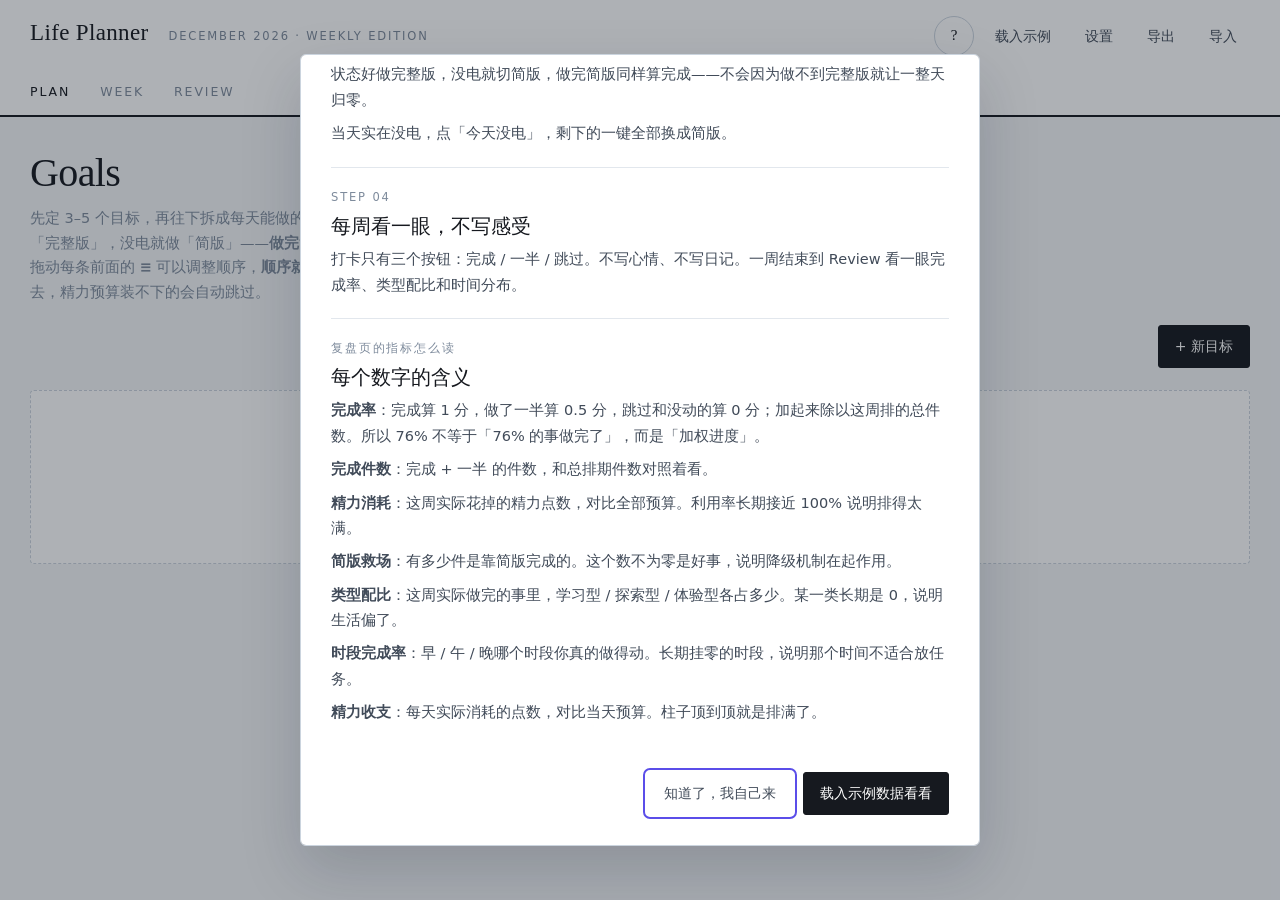
<file: index.html>
<!DOCTYPE html>
<html lang="zh-CN">
<head>
<meta charset="utf-8">
<meta name="viewport" content="width=device-width, initial-scale=1, viewport-fit=cover">
<meta name="theme-color" content="#F4F6F8">
<meta name="color-scheme" content="light">
<meta name="description" content="Life Planner — 给低精力人群的生活规划台：定目标、拆到每天、简单打卡、每周复盘。">
<meta name="apple-mobile-web-app-capable" content="yes">
<meta name="apple-mobile-web-app-status-bar-style" content="default">
<meta name="apple-mobile-web-app-title" content="Life Planner">
<title>Life Planner</title>
<link rel="icon" href="icon.svg" type="image/svg+xml">
<link rel="apple-touch-icon" href="icon.svg">
<link rel="manifest" href="manifest.webmanifest">
<link rel="stylesheet" href="styles.css">
</head>
<body>

<a class="skip" href="#main">跳到主要内容</a>

<header class="masthead">
  <div class="masthead-top">
    <h1 class="mast-name">Life Planner</h1>
    <div class="mast-meta" id="mastMeta">Weekly Edition</div>
    <div class="mast-tools">
      <button class="btn circle" id="btnHelp" aria-label="使用说明">?</button>
      <button class="btn ghost sm" id="btnSeed">载入示例</button>
      <button class="btn ghost sm" id="btnSettings">设置</button>
      <button class="btn ghost sm" id="btnExport">导出</button>
      <button class="btn ghost sm" id="btnImport">导入</button>
      <input type="file" id="fileImport" accept=".json,application/json" hidden aria-hidden="true" tabindex="-1">
    </div>
  </div>
  <nav class="mast-nav" id="tabs" aria-label="主导航">
    <button class="tab is-active" data-tab="plan">Plan</button>
    <button class="tab" data-tab="week">Week</button>
    <button class="tab" data-tab="review">Review</button>
  </nav>
</header>

<main id="main">

  <!-- Plan -->
  <section id="view-plan" class="view is-active" aria-label="目标与任务">
    <div class="page-head">
      <h2 class="page-title">Goals</h2>
      <p class="page-sub">
        先定 3–5 个目标，再往下拆成每天能做的动作。每个动作都配两套参数：状态好做「完整版」，没电就做「简版」——<strong>做完简版也算完成</strong>。<br>
        拖动每条前面的 <strong>≡</strong> 可以调整顺序，<strong>顺序就是优先级</strong>：生成排期时越靠前的越先被排进去，精力预算装不下的会自动跳过。
      </p>
      <div class="row">
        <div class="spacer"></div>
        <button class="btn primary" id="btnAddGoal">+ 新目标</button>
      </div>
    </div>
    <div id="goalList"></div>
    <div id="planEmpty" class="empty">
      <b>还没有目标</b>
      点上面的「+ 新目标」开始，或者先点「载入示例」看看完整效果。<br>
      不清楚每个字段是什么意思？点右上角的 <strong>?</strong> 看使用说明。
    </div>
  </section>

  <!-- Week -->
  <section id="view-week" class="view" aria-label="本周排期">
    <div class="page-head" id="weekPageHead"></div>
    <div class="day-picker" id="dayPicker" role="group" aria-label="选择要看的日期"></div>
    <div id="weekGrid" class="week-grid" role="group" aria-label="这一周的排期表"></div>
  </section>

  <!-- Review -->
  <section id="view-review" class="view" aria-label="周复盘">
    <div class="page-head" id="reviewPageHead"></div>
    <div id="reviewBody" aria-live="polite"></div>
  </section>

</main>

<!-- 新手指引 -->
<dialog id="dlgGuide" aria-labelledby="guideTitle">
  <h2 id="guideTitle">How it works</h2>
  <div class="dlg-cn">看完这几段，后面照着做就行</div>

  <div class="guide-step">
    <div class="n">Step 01</div>
    <h3>先定目标，再拆成任务</h3>
    <p>目标是你想做成的事（学韩语、读完一本书）。任务是能从目标往下拆的、可以重复做的动作（每天背 20 个单词）。</p>
    <p>排期不用你手动摆：给任务设好重复规则，回「本周」点一次「生成本周排期」，系统会按规则把这一周铺满。</p>
    <p><strong>顺序就是优先级。</strong>在 Plan 里拖动每条前面的 ≡ 调整顺序，越靠前的越先被排进日程；当天的精力预算装不下的那些会自动跳过，不会硬塞。</p>
  </div>

  <div class="guide-step">
    <div class="n">Step 02</div>
    <h3>按精力算，不按时间算</h3>
    <p>低电量的人缺的不是时间，是电。所以每件事除了时长，还要标「耗几点精力」；早/午/晚各有预算，默认是 3 / 3 / 2。</p>
    <p>某天消耗超过预算，那一格会变红。这不是限制，是提醒你今天别再往里塞了。</p>
  </div>

  <div class="guide-step">
    <div class="n">Step 03</div>
    <h3>每件事都写两套：完整版和简版</h3>
    <p>状态好做完整版，没电就切简版，做完简版同样算完成——不会因为做不到完整版就让一整天归零。</p>
    <p>当天实在没电，点「今天没电」，剩下的一键全部换成简版。</p>
  </div>

  <div class="guide-step">
    <div class="n">Step 04</div>
    <h3>每周看一眼，不写感受</h3>
    <p>打卡只有三个按钮：完成 / 一半 / 跳过。不写心情、不写日记。一周结束到 Review 看一眼完成率、类型配比和时间分布。</p>
  </div>

  <div class="guide-step">
    <div class="n">复盘页的指标怎么读</div>
    <h3>每个数字的含义</h3>
    <p><strong>完成率</strong>：完成算 1 分，做了一半算 0.5 分，跳过和没动的算 0 分；加起来除以这周排的总件数。所以 76% 不等于「76% 的事做完了」，而是「加权进度」。</p>
    <p><strong>完成件数</strong>：完成 + 一半 的件数，和总排期件数对照着看。</p>
    <p><strong>精力消耗</strong>：这周实际花掉的精力点数，对比全部预算。利用率长期接近 100% 说明排得太满。</p>
    <p><strong>简版救场</strong>：有多少件是靠简版完成的。这个数不为零是好事，说明降级机制在起作用。</p>
    <p><strong>类型配比</strong>：这周实际做完的事里，学习型 / 探索型 / 体验型各占多少。某一类长期是 0，说明生活偏了。</p>
    <p><strong>时段完成率</strong>：早 / 午 / 晚哪个时段你真的做得动。长期挂零的时段，说明那个时间不适合放任务。</p>
    <p><strong>精力收支</strong>：每天实际消耗的点数，对比当天预算。柱子顶到顶就是排满了。</p>
  </div>

  <div class="dlg-actions">
    <button class="btn ghost" data-close>知道了，我自己来</button>
    <button class="btn primary" id="guideSeed">载入示例数据看看</button>
  </div>
</dialog>

<!-- 目标 -->
<dialog id="dlgGoal" aria-labelledby="dlgGoalTitle">
  <h2 id="dlgGoalTitle">New Goal</h2>
  <div class="dlg-cn">目标是你想做成的事，数量控制在 3–5 个最稳</div>
  <div class="field">
    <label for="goalTitle">目标名称</label>
    <input id="goalTitle" name="goalTitle" autocomplete="off" placeholder="例如：学韩语、读完一本书…">
  </div>
  <div class="field">
    <label for="goalType">类型</label>
    <select id="goalType" name="goalType"></select>
  </div>
  <div class="field">
    <label for="goalHorizon">预期周期（可留空）</label>
    <input id="goalHorizon" name="goalHorizon" autocomplete="off" placeholder="例如：8 周、长期…">
  </div>
  <div class="dlg-actions">
    <button class="btn ghost" data-close>取消</button>
    <button class="btn primary" id="goalSave">保存</button>
  </div>
</dialog>

<!-- 任务 -->
<dialog id="dlgTask" aria-labelledby="dlgTaskTitle">
  <h2 id="dlgTaskTitle">New Task</h2>
  <div class="dlg-cn" id="taskDlgCn">从目标往下拆一个能重复做的动作</div>
  <div class="field">
    <label for="taskTitle">任务名称</label>
    <input id="taskTitle" name="taskTitle" autocomplete="off" placeholder="例如：背 20 个单词…">
  </div>
  <div class="grid2">
    <div class="field">
      <label for="taskFullMin">完整版 · 时长（分钟）</label>
      <input id="taskFullMin" name="taskFullMin" type="number" inputmode="numeric" min="1" max="600" value="30">
    </div>
    <div class="field">
      <label for="taskFullEnergy">完整版 · 耗几点精力（1–5）</label>
      <input id="taskFullEnergy" name="taskFullEnergy" type="number" inputmode="numeric" min="1" max="5" value="3">
    </div>
    <div class="field">
      <label for="taskMiniMin">简版 · 时长（分钟）</label>
      <input id="taskMiniMin" name="taskMiniMin" type="number" inputmode="numeric" min="1" max="600" value="8">
    </div>
    <div class="field">
      <label for="taskMiniEnergy">简版 · 耗几点精力（1–5）</label>
      <input id="taskMiniEnergy" name="taskMiniEnergy" type="number" inputmode="numeric" min="1" max="5" value="1">
    </div>
  </div>
  <div class="field">
    <label for="taskRepeat">重复</label>
    <select id="taskRepeat" name="taskRepeat">
      <option value="daily">每天</option>
      <option value="weekdays">工作日（周一至周五）</option>
      <option value="custom">自定义</option>
    </select>
  </div>
  <div class="field" id="taskDaysWrap" hidden>
    <span class="field-label" id="taskDaysLabel">选哪几天</span>
    <div class="days" id="taskDays" role="group" aria-labelledby="taskDaysLabel"></div>
  </div>
  <div class="field">
    <label for="taskSlot">偏好时段</label>
    <select id="taskSlot" name="taskSlot">
      <option value="any">不限（自动找当天最空的时段）</option>
      <option value="morning">早</option>
      <option value="afternoon">午</option>
      <option value="evening">晚</option>
    </select>
  </div>
  <div class="dlg-actions">
    <button class="btn ghost" data-close>取消</button>
    <button class="btn primary" id="taskSave">保存</button>
  </div>
</dialog>

<!-- 添加到某个时段 -->
<dialog id="dlgPick" aria-labelledby="dlgPickTitle">
  <h2 id="dlgPickTitle">Add Task</h2>
  <div class="dlg-cn">选一个任务放进这个时段</div>
  <div id="pickList" class="pick-list"></div>
  <div class="dlg-actions">
    <button class="btn ghost" data-close>关闭</button>
  </div>
</dialog>

<!-- 移动任务 -->
<dialog id="dlgMove" aria-labelledby="dlgMoveTitle">
  <h2 id="dlgMoveTitle">Move</h2>
  <div class="dlg-cn" id="moveTaskName">把这件事挪到别的日子或时段</div>
  <div class="field">
    <label for="moveDate">日期</label>
    <input id="moveDate" name="moveDate" type="date">
  </div>
  <div class="field">
    <span class="field-label">时段</span>
    <div class="seg" id="moveSlot" role="group" aria-label="选择时段">
      <button type="button" data-slot="morning">早</button>
      <button type="button" data-slot="afternoon">午</button>
      <button type="button" data-slot="evening">晚</button>
    </div>
  </div>
  <div class="dlg-actions">
    <button class="btn ghost" data-close>取消</button>
    <button class="btn primary" id="moveSave">移动</button>
  </div>
</dialog>

<!-- 设置 -->
<dialog id="dlgSettings" aria-labelledby="dlgSettingsTitle">
  <h2 id="dlgSettingsTitle">Settings</h2>
  <div class="dlg-cn">精力和类型是这套系统唯一的两个旋钮</div>
  <div class="field">
    <span class="field-label" id="budgetLabel">每时段精力预算（低精力人群建议调小一点）</span>
    <div class="grid3" role="group" aria-labelledby="budgetLabel">
      <input id="budMorning" name="budMorning" type="number" inputmode="numeric" min="1" max="30" aria-label="早间精力预算">
      <input id="budAfternoon" name="budAfternoon" type="number" inputmode="numeric" min="1" max="30" aria-label="午间精力预算">
      <input id="budEvening" name="budEvening" type="number" inputmode="numeric" min="1" max="30" aria-label="晚间精力预算">
    </div>
    <div class="grid3 budget-hint" aria-hidden="true">
      <span>早</span><span>午</span><span>晚</span>
    </div>
  </div>
  <div class="field">
    <span class="field-label" id="typeLabel">任务类型（可自定义，默认：学习型 / 探索型 / 体验型）</span>
    <div id="typeList" class="type-list" role="group" aria-labelledby="typeLabel"></div>
    <div class="add-type">
      <input id="newTypeName" name="newTypeName" autocomplete="off" placeholder="新类型名称，例如：身体、社交…" aria-label="新类型名称">
      <input id="newTypeColor" name="newTypeColor" type="color" value="#a78bfa" aria-label="新类型颜色">
      <button class="btn ghost sm" id="btnAddType">添加</button>
    </div>
  </div>
  <div class="dlg-actions">
    <button class="btn ghost" data-close>取消</button>
    <button class="btn primary" id="settingsSave">保存</button>
  </div>
</dialog>

<script src="app.js"></script>
</body>
</html>
</file>
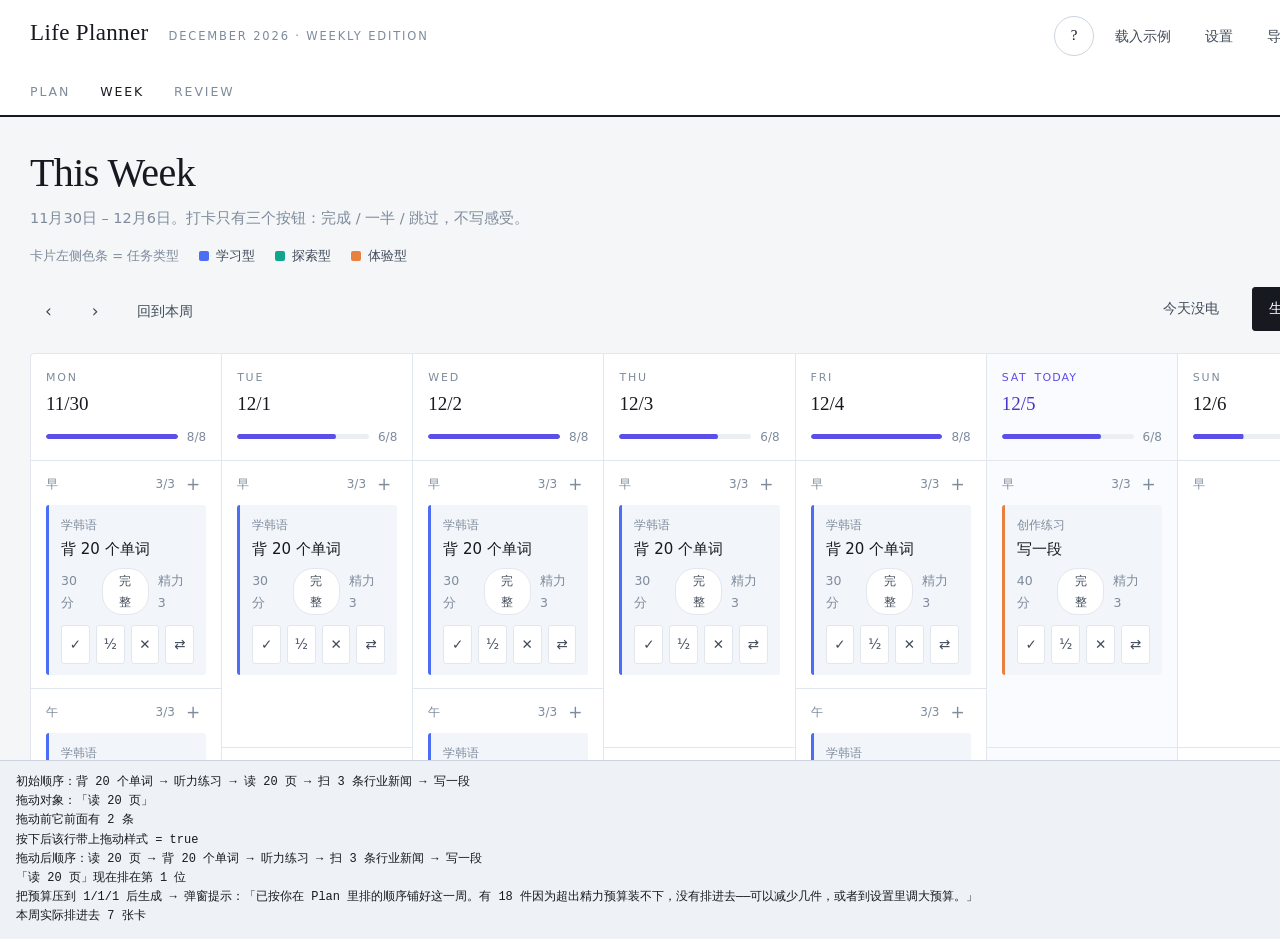
<file: dev/drag-test.html>
<!doctype html>
<html lang="zh-CN"><head><meta charset="utf-8"><title>drag-test</title>
<style>body{margin:0;font:12px/1.6 ui-monospace,Consolas,monospace;background:#fff;color:#16191F}
#f{width:1400px;height:760px;border:0;display:block}
#out{padding:12px 16px;white-space:pre-wrap;background:#EEF2F6;border-top:1px solid #CBD4DE;margin:0}
</style></head>
<body>
<iframe id="f" src="../index.html?reset=1&seed=1&tab=plan"></iframe>
<pre id="out">running…</pre>
<script>
var lines = [];
function say(s) { lines.push(s); document.getElementById('out').textContent = lines.join('\n'); }
function sleep(ms) { return new Promise(function (r) { setTimeout(r, ms); }); }
var f = document.getElementById('f');

function fire(target, type, y, w, x) {
  var e = new (w.PointerEvent)(type, {
    bubbles: true, cancelable: true, clientX: (x === undefined ? 20 : x), clientY: y,
    pointerId: 1, pointerType: 'mouse'
  });
  target.dispatchEvent(e);
}

function order(d) {
  return [].map.call(d.querySelectorAll('#goalList .trow'), function (r) {
    return r.querySelector('.tname').textContent;
  });
}

(async function () {
  try {
    await new Promise(function (r) { f.onload = r; });
    var d = f.contentDocument, w = f.contentWindow;
    var lastAlert = '';
    w.alert = function (m) { lastAlert = m; };
    w.confirm = function () { return true; };

    var g = d.getElementById('dlgGuide');
    if (g && g.open) g.querySelector('[data-close]').click();
    await sleep(60);

    say('初始顺序：' + order(d).join(' → '));

    // --- 拖动：把第 3 条拖到第 1 条前面 ---
    var rows = [].slice.call(d.querySelectorAll('#goalList .trow'));
    var src = rows[2];
    var dst = rows[0];
    var handle = src.querySelector('[data-drag]');
    var y0 = src.getBoundingClientRect().top + 12;
    var yTarget = dst.getBoundingClientRect().top + 2;
    say('拖动对象：「' + src.querySelector('.tname').textContent + '」');
    say('拖动前它前面有 ' + rows.indexOf(src) + ' 条');

    var xTarget = dst.getBoundingClientRect().left + 80;
    fire(handle, 'pointerdown', y0, w, xTarget);
    await sleep(30);
    say('按下后该行带上拖动样式 = ' + src.classList.contains('is-dragging'));
    fire(handle, 'pointermove', yTarget, w, xTarget);
    await sleep(40);
    fire(handle, 'pointermove', yTarget, w, xTarget);
    await sleep(40);
    fire(handle, 'pointerup', yTarget, w, xTarget);
    await sleep(120);

    var after = order(d);
    var movedName = src.querySelector('.tname').textContent;
    say('拖动后顺序：' + after.join(' → '));
    say('「' + movedName + '」现在排在第 ' + (after.indexOf(movedName) + 1) + ' 位');

    // --- 填满就停：把预算压到 1/1/1 再生成 ---
    d.getElementById('btnSettings').click();
    await sleep(60);
    d.getElementById('budMorning').value = 1;
    d.getElementById('budAfternoon').value = 1;
    d.getElementById('budEvening').value = 1;
    d.getElementById('settingsSave').click();
    await sleep(60);

    d.querySelector('.tab[data-tab="week"]').click();
    await sleep(100);
    d.getElementById('btnGenerate').click();
    await sleep(140);
    say('把预算压到 1/1/1 后生成 → 弹窗提示：「' + lastAlert + '」');
    say('本周实际排进去 ' + d.querySelectorAll('#weekGrid .task').length + ' 张卡');

    // --- 恢复预算再生成，验证全部装得下 ---
    d.querySelector('.tab[data-tab="plan"]').click();
    await sleep(60);
    d.getElementById('btnSettings').click();
    await sleep(60);
    d.getElementById('budMorning').value = 3;
    d.getElementById('budAfternoon').value = 3;
    d.getElementById('budEvening').value = 2;
    d.getElementById('settingsSave').click();
    await sleep(60);
    d.querySelector('.tab[data-tab="week"]').click();
    await sleep(100);
    d.getElementById('btnGenerate').click();
    await sleep(140);
    say('恢复预算 3/3/2 后生成 → 弹窗提示：「' + lastAlert + '」');
    say('本周排入 ' + d.querySelectorAll('#weekGrid .task').length + ' 张卡');
  } catch (e) {
    say('!! 出错：' + e.message);
  }
})();
</script>
</body></html>
</file>
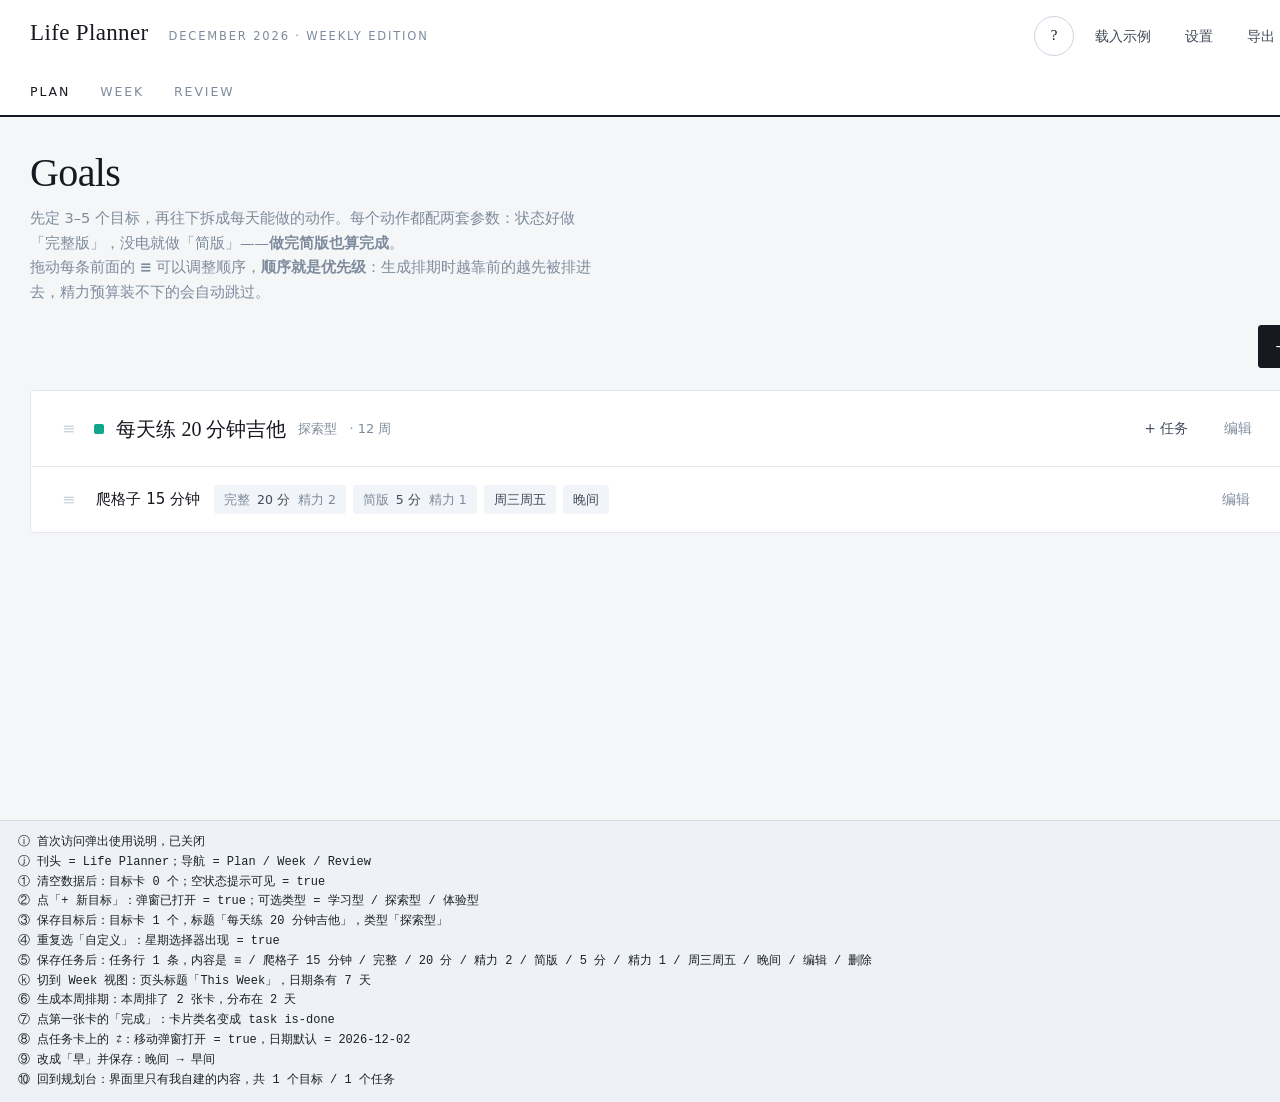
<file: dev/driver.html>
<!doctype html>
<html lang="zh-CN"><head><meta charset="utf-8"><title>driver</title>
<style>
body { margin: 0; font: 12px/1.65 ui-monospace, Consolas, monospace; background: #fff; color: #1A2029; }
#f { width: 1380px; height: 820px; border: 0; display: block; }
#out { padding: 12px 18px; white-space: pre-wrap; background: #EEF2F6; border-top: 1px solid #D3DBE4; margin: 0; }
</style></head>
<body>
<iframe id="f" src="../index.html?reset=1"></iframe>
<pre id="out">running…</pre>
<script>
var lines = [];
function say(s) { lines.push(s); document.getElementById('out').textContent = lines.join('\n'); }
function sleep(ms) { return new Promise(function (r) { setTimeout(r, ms); }); }
var f = document.getElementById('f');

(async function () {
  try {
    await new Promise(function (r) { f.onload = r; });
    var d = f.contentDocument, w = f.contentWindow;
    w.alert = function () {}; w.confirm = function () { return true; };

    var guide = d.getElementById('dlgGuide');
    if (guide && guide.open) {
      guide.querySelector('[data-close]').click();
      await sleep(50);
      say('\u24d8 \u9996\u6b21\u8bbf\u95ee\u5f39\u51fa\u4f7f\u7528\u8bf4\u660e\uff0c\u5df2\u5173\u95ed');
    }
    if (d.querySelector('.mast-name')) {
      say('\u24d9 \u520a\u5934 = ' + d.querySelector('.mast-name').textContent +
          '\uff1b\u5bfc\u822a = ' + [].map.call(d.querySelectorAll('.tab'), function (t) { return t.textContent; }).join(' / '));
    }

    say('① 清空数据后：目标卡 ' + d.querySelectorAll('.goal-group').length +
        ' 个；空状态提示可见 = ' + (!d.getElementById('planEmpty').hidden));

    d.getElementById('btnAddGoal').click();
    await sleep(40);
    say('② 点「+ 新目标」：弹窗已打开 = ' + d.getElementById('dlgGoal').open +
        '；可选类型 = ' + [].map.call(d.getElementById('goalType').options, function (o) { return o.textContent; }).join(' / '));

    d.getElementById('goalTitle').value = '每天练 20 分钟吉他';
    d.getElementById('goalHorizon').value = '12 周';
    d.getElementById('goalType').selectedIndex = 1;
    d.getElementById('goalSave').click();
    await sleep(60);

    var g = d.querySelectorAll('.goal-group');
    say('③ 保存目标后：目标卡 ' + g.length + ' 个，标题「' +
        g[0].querySelector('.goal-title').textContent + '」，类型「' +
        g[0].querySelector('.goal-type').textContent + '」');

    g[0].querySelector('[data-task-add]').click();
    await sleep(40);
    d.getElementById('taskTitle').value = '爬格子 15 分钟';
    d.getElementById('taskFullMin').value = 20;
    d.getElementById('taskFullEnergy').value = 2;
    d.getElementById('taskMiniMin').value = 5;
    d.getElementById('taskMiniEnergy').value = 1;

    var rp = d.getElementById('taskRepeat');
    rp.value = 'custom';
    rp.dispatchEvent(new w.Event('change'));
    await sleep(20);
    say('④ 重复选「自定义」：星期选择器出现 = ' + (!d.getElementById('taskDaysWrap').hidden));

    [].slice.call(d.querySelectorAll('#taskDays [data-day]'), 0, 3).forEach(function (b) { b.click(); });
    d.getElementById('taskSlot').value = 'evening';
    d.getElementById('taskSave').click();
    await sleep(60);
    say('⑤ 保存任务后：任务行 ' + d.querySelectorAll('.trow').length + ' 条，内容是 ' +
        d.querySelector('.trow').innerText.replace(/\s*\n\s*/g, ' / '));

    d.querySelector('.tab[data-tab="week"]').click();
    await sleep(120);
    say('\u24da \u5207\u5230 Week \u89c6\u56fe\uff1a\u9875\u5934\u6807\u9898\u300c' +
        (d.querySelector('#weekPageHead .page-title') || {}).textContent + '\u300d\uff0c\u65e5\u671f\u6761\u6709 ' +
        d.querySelectorAll('#dayPicker button').length + ' \u5929');
    d.getElementById('btnGenerate').click();
    await sleep(140);

    var cards = d.querySelectorAll('#weekGrid .task');
    var daysWith = [].filter.call(d.querySelectorAll('#weekGrid .wcol'), function (c) {
      return c.querySelectorAll('.task').length > 0;
    }).length;
    say('⑥ 生成本周排期：本周排了 ' + cards.length + ' 张卡，分布在 ' + daysWith + ' 天');

    d.querySelector('#weekGrid .task .task-btns [data-act="done"]').click();
    await sleep(60);
    say('⑦ 点第一张卡的「完成」：卡片类名变成 ' + d.querySelector('#weekGrid .task').className);

    // 移动功能
    var firstCard = d.querySelector('#weekGrid .task');
    var sid = firstCard.dataset.sid;
    var slotBefore = firstCard.closest('.slot').querySelector('.slot-name').textContent;
    firstCard.querySelector('[data-act="move"]').click();
    await sleep(70);
    say('⑧ 点任务卡上的 ⇄：移动弹窗打开 = ' + d.getElementById('dlgMove').open +
        '，日期默认 = ' + d.getElementById('moveDate').value);
    d.querySelector('#moveSlot [data-slot="morning"]').click();
    d.getElementById('moveSave').click();
    await sleep(150);
    var after = d.querySelector('.task[data-sid="' + sid + '"]');
    say('⑨ 改成「早」并保存：' + slotBefore + '间 → ' +
        (after ? after.closest('.slot').querySelector('.slot-name').textContent + '间' : '卡片不见了'));

    d.querySelector('.tab[data-tab="plan"]').click();
    await sleep(70);
    say('⑩ 回到规划台：界面里只有我自建的内容，共 ' +
        d.querySelectorAll('.goal-group').length + ' 个目标 / ' +
        d.querySelectorAll('.trow').length + ' 个任务');
  } catch (e) {
    say('!! 出错：' + e.message);
  }
})();
</script>
</body></html>
</file>
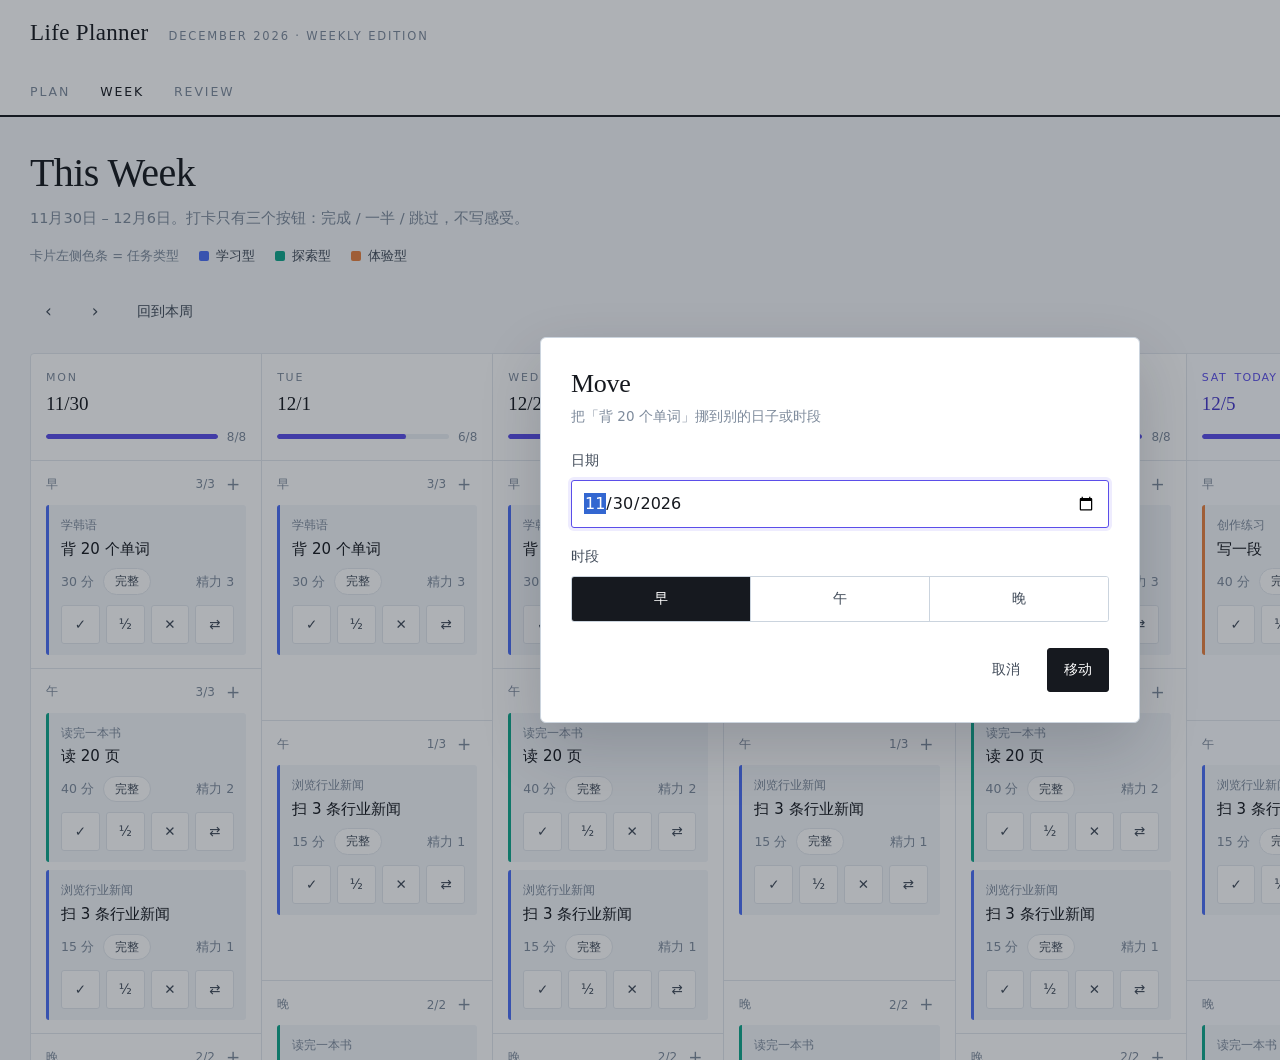
<file: dev/shot-move.html>
<!doctype html>
<html lang="zh-CN"><head><meta charset="utf-8"><title>shot</title>
<style>body{margin:0}#f{width:1680px;height:1060px;border:0;display:block}</style></head>
<body>
<iframe id="f" src="../index.html?reset=1&seed=1&tab=week"></iframe>
<script>
var f = document.getElementById('f');
f.onload = function () {
  setTimeout(function () {
    var d = f.contentDocument;
    var b = d.querySelector('#weekGrid .task [data-act="move"]');
    if (b) b.click();
  }, 300);
};
</script>
</body></html>
</file>
<file: styles.css>
/* 生活规划台 — 样式（杂志版） */

* { box-sizing: border-box; }

:root {
  color-scheme: light;

  --paper: #F4F6F8;
  --card: #FFFFFF;
  --ink: #16191F;
  --ink2: #414B59;
  --mute: #7E8B9C;
  --line: #E2E7ED;
  --line2: #CBD4DE;
  --rule: #16191F;

  --vital: #5B4EE9;
  --vital-soft: #EEECFE;
  --vital-deep: #4638C9;
  --ok: #1C7C52;
  --ok-soft: #E7F4EE;
  --half: #A96F0C;
  --half-soft: #FAF1E1;
  --warn: #C7453F;
  --track: #EBEFF4;

  --serif: Georgia, "Times New Roman", "Songti SC", serif;
  --sans: -apple-system, BlinkMacSystemFont, "Segoe UI", "PingFang SC", "Hiragino Sans GB", "Microsoft YaHei", system-ui, sans-serif;

  --r-canvas: 4px;
  --r-mod: 3px;
  --r-ctl: 3px;
}

html, body { margin: 0; min-height: 100%; }
html { scroll-padding-top: 130px; }

body {
  background: var(--paper);
  color: var(--ink);
  font: 16px/1.7 var(--sans);
  -webkit-font-smoothing: antialiased;
}

button { font: inherit; cursor: pointer; color: inherit; }
input, select {
  font: 16px/1.5 var(--sans); color: var(--ink); background: #fff;
  border: 1px solid var(--line2); border-radius: var(--r-ctl);
  padding: 10px 12px; outline: none; transition: border-color .15s, box-shadow .15s;
}
input:focus-visible, select:focus-visible {
  border-color: var(--vital); box-shadow: 0 0 0 3px var(--vital-soft); outline: none;
}
input[type=color] { padding: 2px; height: 42px; width: 54px; }

.skip {
  position: absolute; left: 16px; top: -70px; z-index: 100;
  background: #fff; color: var(--ink); padding: 10px 18px; font-size: 14px;
  border-radius: var(--r-ctl); border: 1px solid var(--line2);
  box-shadow: 0 6px 18px rgba(20,30,45,.12); transition: top .15s ease;
}
.skip:focus { top: 16px; }

button, a, summary { touch-action: manipulation; -webkit-tap-highlight-color: transparent; }
button:focus-visible, a:focus-visible { outline: 2px solid var(--vital); outline-offset: 2px; }

h1, h2, h3 { text-wrap: balance; }

/* ---------- 刊头 ---------- */
.masthead {
  position: sticky; top: 0; z-index: 30;
  background: rgba(255,255,255,.93);
  backdrop-filter: blur(14px);
  border-bottom: 2px solid var(--rule);
}
.masthead-top {
  display: flex; align-items: baseline; gap: 20px;
  padding: 16px 30px 12px;
  max-width: 1720px; margin: 0 auto;
}
.mast-name {
  margin: 0;
  font: 400 23px/1 var(--serif);
  letter-spacing: .015em;
  white-space: nowrap;
}
.mast-meta {
  font-size: 11.5px; letter-spacing: .16em; text-transform: uppercase;
  color: var(--mute); white-space: nowrap;
}
.mast-tools { margin-left: auto; display: flex; gap: 8px; align-items: center; }

.mast-nav {
  display: flex; gap: 30px; align-items: center;
  padding: 0 30px;
  max-width: 1720px; margin: 0 auto;
}
.tab {
  background: none; border: 0; color: var(--mute);
  font-size: 12.5px; font-weight: 500; letter-spacing: .15em; text-transform: uppercase;
  padding: 13px 0; position: relative; transition: color .15s;
}
.tab:hover { color: var(--ink2); }
.tab.is-active { color: var(--ink); }
.tab.is-active::after {
  content: ""; position: absolute; left: 0; right: 0; bottom: -2px;
  height: 2px; background: var(--ink);
}

/* ---------- 按钮 ---------- */
.btn {
  border: 1px solid var(--line2); background: #fff; color: var(--ink);
  padding: 9px 16px; border-radius: var(--r-ctl); font-size: 14px;
  min-height: 40px; transition: background .15s, border-color .15s;
  white-space: nowrap;
}
.btn:hover { background: #F7F9FB; border-color: #B7C2CE; }
.btn.primary { background: var(--ink); border-color: var(--ink); color: #fff; font-weight: 500; }
.btn.primary:hover { background: #2C333D; border-color: #2C333D; }
.btn.ghost { background: transparent; border-color: transparent; color: var(--ink2); }
.btn.ghost:hover { background: #E9EDF3; color: var(--ink); }
.btn.sm { padding: 7px 12px; font-size: 13.5px; min-height: 36px; }
.btn.icon { padding: 7px 14px; font-size: 17px; line-height: 1.2; }
.btn.circle {
  width: 40px; height: 40px; min-height: 40px; padding: 0;
  border-radius: 50%; font-size: 15px; font-family: var(--serif);
}

/* ---------- 视图 ---------- */
.view {
  display: none;
  padding: 0 max(30px, env(safe-area-inset-right)) calc(110px + env(safe-area-inset-bottom)) max(30px, env(safe-area-inset-left));
  max-width: 1720px; margin: 0 auto;
}
.view.is-active { display: block; }

.page-head { padding: 34px 0 22px; }
.page-title {
  margin: 0;
  font: 400 clamp(30px, 4.4vw, 40px)/1.12 var(--serif);
  letter-spacing: -.015em;
}
.page-sub { font-size: 14.5px; color: var(--mute); margin-top: 10px; max-width: 62ch; }
.page-head .row {
  display: flex; align-items: flex-end; gap: 16px; flex-wrap: wrap; margin-top: 20px;
}
.page-head .row .spacer { flex: 1; }

.eyebrow {
  font-size: 11.5px; letter-spacing: .16em; text-transform: uppercase;
  color: var(--mute);
}

.empty {
  color: var(--ink2); font-size: 15px; line-height: 1.9;
  padding: 40px 28px; text-align: center;
  background: var(--card); border: 1px dashed var(--line2); border-radius: var(--r-canvas);
}
.empty b { display: block; font: 400 19px/1.4 var(--serif); color: var(--ink); margin-bottom: 8px; }

/* ---------- 周导航 ---------- */
.week-nav { display: flex; align-items: center; gap: 10px; }
.week-label { font-size: 15px; color: var(--ink2); min-width: 176px; }

/* ---------- 日期选择条（窄屏） ---------- */
.day-picker { display: none; gap: 8px; overflow-x: auto; padding: 2px 0 14px; scrollbar-width: none; }
.day-picker::-webkit-scrollbar { display: none; }
.day-picker button {
  flex: none; min-width: 62px; padding: 9px 0; background: #fff;
  border: 1px solid var(--line); border-radius: var(--r-ctl);
  text-align: center; font-size: 12px; line-height: 1.45; color: var(--ink2);
}
.day-picker button b { display: block; font-size: 15px; font-weight: 500; color: var(--ink); }
.day-picker button.is-on { background: var(--ink); border-color: var(--ink); color: #fff; }
.day-picker button.is-on b { color: #fff; }
.day-picker button.is-today b { color: var(--vital); }
.day-picker button.is-on.is-today b { color: #fff; }

/* ---------- 周表 ---------- */
.week-grid {
  display: grid; grid-template-columns: repeat(7, minmax(0, 1fr));
  background: var(--card); border: 1px solid var(--line); border-radius: var(--r-canvas);
  overflow: hidden;
}
.wcol { display: flex; flex-direction: column; border-right: 1px solid var(--line); min-height: 300px; }
.wcol:last-child { border-right: 0; }
.wcol.is-today { background: #FAFBFE; }

.wcol-head { padding: 15px 15px 13px; border-bottom: 1px solid var(--line); }
.wcol-head .dow {
  font-size: 11px; letter-spacing: .16em; text-transform: uppercase; color: var(--mute);
}
.wcol-head .dt { font: 400 19px/1.2 var(--serif); margin-top: 5px; }
.wcol.is-today .wcol-head .dow { color: var(--vital); }
.wcol.is-today .wcol-head .dt { color: var(--vital-deep); }
.wcol-head .today-tag {
  font-size: 11px; letter-spacing: .1em; text-transform: uppercase;
  color: var(--vital); margin-left: 7px;
}

.week-legend {
  display: flex; align-items: center; gap: 20px; flex-wrap: wrap;
  font-size: 13px; color: var(--ink2); margin-top: 14px;
}
.week-legend span { display: flex; align-items: center; gap: 7px; white-space: nowrap; }
.week-legend em { width: 10px; height: 10px; border-radius: 2px; display: inline-block; }
.week-legend .cap { color: var(--mute); }

.energy { display: flex; align-items: center; gap: 9px; margin-top: 11px; }
.energy-track { flex: 1; height: 5px; background: var(--track); border-radius: 3px; overflow: hidden; }
.energy-fill {
  display: block; height: 100%; width: 100%; background: var(--vital);
  border-radius: 3px; transform-origin: left center; transition: transform .25s ease;
}
.energy-fill.over { background: var(--warn); }
.energy-num { font-size: 12px; color: var(--mute); font-variant-numeric: tabular-nums; white-space: nowrap; }

.slot { padding: 13px 15px; border-bottom: 1px solid var(--line); flex: 1; }
.slot:last-child { border-bottom: 0; }
.slot-head { display: flex; justify-content: space-between; align-items: center; margin-bottom: 10px; }
.slot-name { font-size: 11.5px; letter-spacing: .13em; text-transform: uppercase; color: var(--mute); }
.slot-head .cnt {
  display: flex; align-items: center; gap: 5px;
  font-size: 12px; color: var(--mute); font-variant-numeric: tabular-nums;
}
.slot-head.over .cnt { color: var(--warn); }
.addbtn {
  background: none; border: 0; color: var(--mute); font-size: 17px;
  padding: 2px 6px; border-radius: var(--r-ctl); line-height: 1;
}
.addbtn:hover { color: var(--vital); background: var(--vital-soft); }
.slot-body { display: flex; flex-direction: column; gap: 8px; }

/* ---------- 任务块 ---------- */
.task {
  position: relative; overflow: hidden;
  background: #F2F5F9; border-radius: var(--r-mod);
  padding: 11px 12px 11px 15px; transition: background .15s;
}
.task::before {
  content: ""; position: absolute; left: 0; top: 0; bottom: 0;
  width: 3px; background: var(--tc, #9AA7B5);
}
.task:hover { background: #E9EEF5; }
.task-goal {
  font-size: 11.5px; color: var(--mute); margin-bottom: 3px;
  overflow: hidden; text-overflow: ellipsis; white-space: nowrap;
}
.task-title {
  font-size: 15px; font-weight: 500; line-height: 1.45;
  padding-right: 18px; overflow-wrap: anywhere;
}
.task-meta {
  display: flex; align-items: center; gap: 9px; margin-top: 8px;
  font-size: 12.5px; color: var(--mute);
}
.task-meta .tm-energy { margin-left: auto; font-variant-numeric: tabular-nums; }
.chip {
  background: #fff; border: 1px solid var(--line); color: var(--ink2);
  border-radius: 20px; padding: 2px 11px; font-size: 12px; line-height: 1.7;
  transition: border-color .15s, color .15s;
}
.chip:hover { border-color: var(--line2); color: var(--ink); }
.task-btns { display: flex; gap: 6px; margin-top: 10px; }
.task-btns button {
  flex: 1; background: #fff; border: 1px solid var(--line); color: var(--ink2);
  border-radius: var(--r-ctl); padding: 7px 0; font-size: 13.5px; min-height: 34px;
  transition: background .12s, border-color .12s;
}
.task-btns button:hover { background: #F7F9FB; border-color: var(--line2); color: var(--ink); }

.task.is-done { background: var(--ok-soft); }
.task.is-done .task-title { color: #14603F; }
.task.is-partial { background: var(--half-soft); }
.task.is-partial .task-title { color: #7D5307; }
.task.is-skip { opacity: .45; }
.task.is-skip .task-title { text-decoration: line-through; }

.task-del {
  position: absolute; top: 5px; right: 6px; opacity: 0;
  background: none; border: 0; color: var(--mute); font-size: 17px;
  padding: 0 6px; border-radius: var(--r-ctl); line-height: 1.25;
  transition: opacity .12s, color .12s;
}
.task:hover .task-del { opacity: 1; }
.task-del:hover { color: var(--warn); background: #0000000d; }

/* ---------- 规划台 ---------- */
.goal-group {
  background: var(--card); border: 1px solid var(--line); border-radius: var(--r-canvas);
  overflow: hidden; margin-bottom: 18px;
}
.goal-head {
  display: flex; align-items: center; gap: 12px; flex-wrap: wrap;
  padding: 18px 24px; border-bottom: 1px solid var(--line);
}
.goal-dot { width: 10px; height: 10px; border-radius: 2px; flex: none; }
.goal-title { font: 400 20px/1.3 var(--serif); }
.goal-type { font-size: 13px; color: var(--mute); }
.goal-horizon { font-size: 13px; color: var(--mute); }
.goal-head .spacer { flex: 1; }

.tasks { display: flex; flex-direction: column; }
.trow {
  display: flex; align-items: center; gap: 14px; flex-wrap: wrap;
  padding: 15px 24px; border-bottom: 1px solid var(--line); font-size: 15px;
}
.trow:last-child { border-bottom: 0; }
.trow .tname { font-weight: 500; min-width: 0; }
.trow .pills { display: flex; align-items: center; gap: 7px; flex-wrap: wrap; }
.trow .spacer { flex: 1; }
.pill {
  display: inline-flex; align-items: center; background: #F1F4F8; color: var(--ink2);
  border-radius: var(--r-ctl); padding: 4px 10px; font-size: 12.5px;
  font-variant-numeric: tabular-nums;
}
.pill em { color: var(--mute); font-style: normal; margin-right: 7px; }
.pill i { color: var(--mute); font-style: normal; margin-left: 8px; }
.handle {
  flex: none; background: none; border: 0; color: var(--line2);
  font-size: 16px; line-height: 1; padding: 5px 7px;
  border-radius: var(--r-ctl); cursor: grab; touch-action: none;
}
.handle:hover { color: var(--ink2); background: #E9EDF3; }
.handle:active { cursor: grabbing; }
.is-dragging { background: var(--vital-soft) !important; pointer-events: none; }

.xbtn {
  background: none; border: 0; color: var(--mute); padding: 6px 11px;
  border-radius: var(--r-ctl); font-size: 13.5px; min-height: 34px;
}
.xbtn:hover { color: var(--ink); background: #E9EDF3; }
.xbtn.danger:hover { color: var(--warn); }

/* ---------- 复盘 ---------- */
.review-top {
  display: grid; grid-template-columns: repeat(4, 1fr);
  background: var(--card); border: 1px solid var(--line); border-radius: var(--r-canvas);
  overflow: hidden; margin-bottom: 20px;
}
.stat { padding: 24px 26px; border-right: 1px solid var(--line); }
.stat:last-child { border-right: 0; }
.stat .k {
  display: flex; align-items: baseline; gap: 10px; flex-wrap: wrap;
}
.stat .k b {
  font-size: 11.5px; font-weight: 500; letter-spacing: .15em;
  text-transform: uppercase; color: var(--mute);
}
.stat .k s {
  text-decoration: none; font-size: 13.5px; color: var(--ink2);
}
.stat .v {
  font: 400 clamp(32px, 4.4vw, 44px)/1 var(--serif);
  margin-top: 12px; letter-spacing: -.02em; font-variant-numeric: tabular-nums;
}
.stat .s { font-size: 13px; color: var(--mute); margin-top: 10px; }

.insight {
  background: var(--vital-soft); border-radius: var(--r-canvas);
  padding: 22px 26px; margin-bottom: 20px;
}
.insight .k {
  display: flex; align-items: baseline; gap: 10px; flex-wrap: wrap; margin-bottom: 4px;
}
.insight .k b {
  font-size: 11.5px; font-weight: 500; letter-spacing: .15em;
  text-transform: uppercase; color: var(--vital-deep);
}
.insight .k s { text-decoration: none; font-size: 13.5px; color: var(--vital-deep); }
.insight ul { margin: 10px 0 0; padding-left: 20px; }
.insight li { margin: 8px 0; color: #2A2F4C; font-size: 15px; line-height: 1.7; }

.panels { display: grid; grid-template-columns: 1fr 1fr; gap: 18px; }
.panel {
  background: var(--card); border: 1px solid var(--line);
  border-radius: var(--r-canvas); padding: 22px 26px;
}
.panel h3 {
  margin: 0 0 3px; font-size: 11.5px; font-weight: 500;
  letter-spacing: .15em; text-transform: uppercase; color: var(--mute);
}
.panel .cn { font-size: 14px; color: var(--ink2); margin-bottom: 20px; }
.panel.full { grid-column: 1 / -1; }

.bar-row { display: flex; align-items: center; gap: 14px; margin-bottom: 13px; font-size: 13.5px; }
.bar-row .lab {
  width: 96px; color: var(--ink2); flex: none;
  overflow: hidden; text-overflow: ellipsis; white-space: nowrap;
}
.bar-track { flex: 1; height: 9px; background: var(--track); border-radius: 2px; overflow: hidden; display: flex; }
.bar-track i { display: block; height: 100%; background: var(--vital); }
.bar-row .num {
  width: 52px; text-align: right; color: var(--mute); flex: none;
  font-variant-numeric: tabular-nums;
}

.stack { display: flex; height: 32px; border-radius: 3px; overflow: hidden; background: var(--track); margin-bottom: 16px; }
.stack i {
  display: flex; align-items: center; justify-content: center;
  font-size: 12px; color: #fff; font-weight: 600; font-style: normal;
}
.legend { display: flex; gap: 20px; font-size: 13.5px; color: var(--ink2); flex-wrap: wrap; }
.legend span { display: flex; align-items: center; gap: 8px; }
.legend em { width: 10px; height: 10px; border-radius: 2px; display: inline-block; }

.vgroups { display: flex; align-items: flex-end; gap: 10px; height: 160px; }
.vgroup { flex: 1; display: flex; align-items: flex-end; justify-content: center; gap: 4px; height: 100%; }
.vgroup i { width: 15px; border-radius: 2px 2px 0 0; display: block; min-height: 2px; }
.vlabels { display: flex; gap: 10px; margin-top: 11px; }
.vlabels span { flex: 1; text-align: center; font-size: 12px; color: var(--mute); }
.muted-note { font-size: 13px; color: var(--mute); margin-top: 14px; line-height: 1.7; }

/* ---------- 弹窗 ---------- */
dialog {
  border: 1px solid var(--line2); background: #fff; color: var(--ink);
  border-radius: 6px; padding: 30px; width: min(600px, 93vw);
  max-height: 88vh; overflow-y: auto;
  box-shadow: 0 24px 60px rgba(20, 30, 45, .18);
  overscroll-behavior: contain;
}
dialog::backdrop { background: rgba(20, 28, 40, .34); }
dialog h2 { margin: 0 0 4px; font: 400 26px/1.25 var(--serif); letter-spacing: -.01em; }
dialog .dlg-cn { font-size: 13.5px; color: var(--mute); margin-bottom: 22px; }
.field { margin-bottom: 17px; }
.field > label, .field-label { display: block; font-size: 13.5px; color: var(--ink2); margin-bottom: 8px; }
.field input, .field select { width: 100%; }
.grid2 { display: grid; grid-template-columns: 1fr 1fr; gap: 14px; }
.grid3 { display: grid; grid-template-columns: repeat(3, 1fr); gap: 14px; }
.budget-hint { margin-top: 8px; font-size: 12.5px; color: var(--mute); text-align: center; }
.dlg-actions { display: flex; justify-content: flex-end; gap: 10px; margin-top: 26px; flex-wrap: wrap; }
.days { display: flex; gap: 7px; flex-wrap: wrap; }
.days button {
  border: 1px solid var(--line2); background: #fff; color: var(--ink2);
  border-radius: var(--r-ctl); padding: 8px 15px; font-size: 14px; min-height: 40px;
  transition: background .15s, border-color .15s, color .15s;
}
.days button:hover { background: #F7F9FB; }
.days button.on { background: var(--ink); border-color: var(--ink); color: #fff; font-weight: 500; }
.seg {
  display: flex; border: 1px solid var(--line2); border-radius: var(--r-ctl); overflow: hidden;
}
.seg button {
  flex: 1; background: #fff; border: 0; border-right: 1px solid var(--line2);
  color: var(--ink2); padding: 10px 0; font-size: 14px; min-height: 42px;
  transition: background .15s, color .15s;
}
.seg button:last-child { border-right: 0; }
.seg button:hover { background: #F7F9FB; }
.seg button.on { background: var(--ink); color: #fff; font-weight: 500; }

.type-list { display: flex; flex-direction: column; gap: 10px; margin-bottom: 14px; }
.type-row { display: flex; align-items: center; gap: 11px; font-size: 15px; }
.type-row em { width: 11px; height: 11px; border-radius: 2px; font-style: normal; }
.type-row .spacer { flex: 1; }
.add-type { display: flex; gap: 9px; align-items: center; flex-wrap: wrap; }
.add-type input:not([type=color]) { flex: 1; min-width: 140px; }
.pick-list { display: flex; flex-direction: column; gap: 9px; max-height: 52vh; overflow: auto; }
.pick-list button {
  text-align: left; background: #F7F9FB; border: 1px solid var(--line);
  border-radius: var(--r-mod); padding: 13px 16px; color: var(--ink); font-size: 15px;
  transition: border-color .15s, background .15s;
}
.pick-list button:hover { border-color: var(--vital); background: var(--vital-soft); }
.pick-list .pm { font-size: 12.5px; color: var(--mute); display: block; margin-top: 4px; }

/* ---------- 新手指引 ---------- */
#dlgGuide { width: min(680px, 94vw); }
.guide-step { padding: 20px 0; border-top: 1px solid var(--line); }
.guide-step:first-of-type { border-top: 0; padding-top: 4px; }
.guide-step .n {
  font-size: 11.5px; letter-spacing: .16em; text-transform: uppercase;
  color: var(--mute); margin-bottom: 6px;
}
.guide-step h3 { margin: 0 0 8px; font: 400 20px/1.3 var(--serif); }
.guide-step p { margin: 0; font-size: 14.5px; line-height: 1.75; color: var(--ink2); }
.guide-step p + p { margin-top: 8px; }

/* ---------- 响应式 ---------- */
@media (max-width: 1240px) {
  .week-grid { grid-template-columns: repeat(4, minmax(0, 1fr)); }
  .wcol { border-bottom: 1px solid var(--line); }
  .panels { grid-template-columns: 1fr; }
  .review-top { grid-template-columns: repeat(2, 1fr); }
  .stat { border-bottom: 1px solid var(--line); }
  .stat:nth-child(even) { border-right: 0; }
}

@media (max-width: 900px) {
  html { scroll-padding-top: 110px; }
  .masthead-top { padding: 13px 18px 10px; gap: 12px; }
  .mast-name { font-size: 20px; }
  .mast-meta { display: none; }
  .mast-nav { padding: 0 18px; gap: 24px; }
  .view {
    padding: 0 max(18px, env(safe-area-inset-right)) calc(120px + env(safe-area-inset-bottom)) max(18px, env(safe-area-inset-left));
  }
  .page-head { padding: 24px 0 18px; }
  .day-picker { display: flex; }
  .week-legend { gap: 14px; margin-top: 12px; font-size: 12.5px; }

  /* 窄屏只显示选中的那一天 */
  .week-grid { grid-template-columns: 1fr; }
  .wcol { display: none; min-height: 0; border-right: 0; }
  .wcol.is-shown { display: flex; }
  .wcol-head { padding: 16px 18px 14px; }
  .slot { padding: 14px 18px; }
  .slot-body { gap: 10px; }
  .task-btns button { min-height: 44px; font-size: 15px; }
  .addbtn { font-size: 20px; padding: 4px 9px; }
  .handle { padding: 10px 12px; font-size: 20px; }

  .goal-head { padding: 16px 18px; }
  .goal-title { font-size: 19px; }
  .trow { padding: 14px 18px; gap: 10px; }
  .trow .tname { flex: 1 1 100%; }
  .trow .spacer { display: none; }
  .trow .xbtn { margin-left: auto; }

  .stat { padding: 20px 18px; }
  .stat .v { font-size: 34px; }
  .panel { padding: 20px 18px; }
  .insight { padding: 20px 18px; }
  .review-top { grid-template-columns: 1fr 1fr; }
  .bar-row .lab { width: 74px; }
  .vgroups { height: 130px; }
  .vgroup i { width: 11px; }

  .week-nav { width: 100%; justify-content: space-between; }
  .week-label { min-width: 0; flex: 1; text-align: center; }
  .page-head .row { margin-top: 16px; }
}

@media (max-width: 560px) {
  body { font-size: 16.5px; }
  .mast-tools .btn span { display: none; }
  .review-top { grid-template-columns: 1fr; }
  .stat { border-right: 0; }
  dialog { padding: 22px 18px; }
  .grid2, .grid3 { grid-template-columns: 1fr; }
  .budget-hint { display: none; }
  .dlg-actions .btn { flex: 1; }
}

/* ---------- 动效偏好 ---------- */
@media (prefers-reduced-motion: reduce) {
  *, *::before, *::after {
    transition-duration: .01ms !important;
    animation-duration: .01ms !important;
  }
}
</file>
